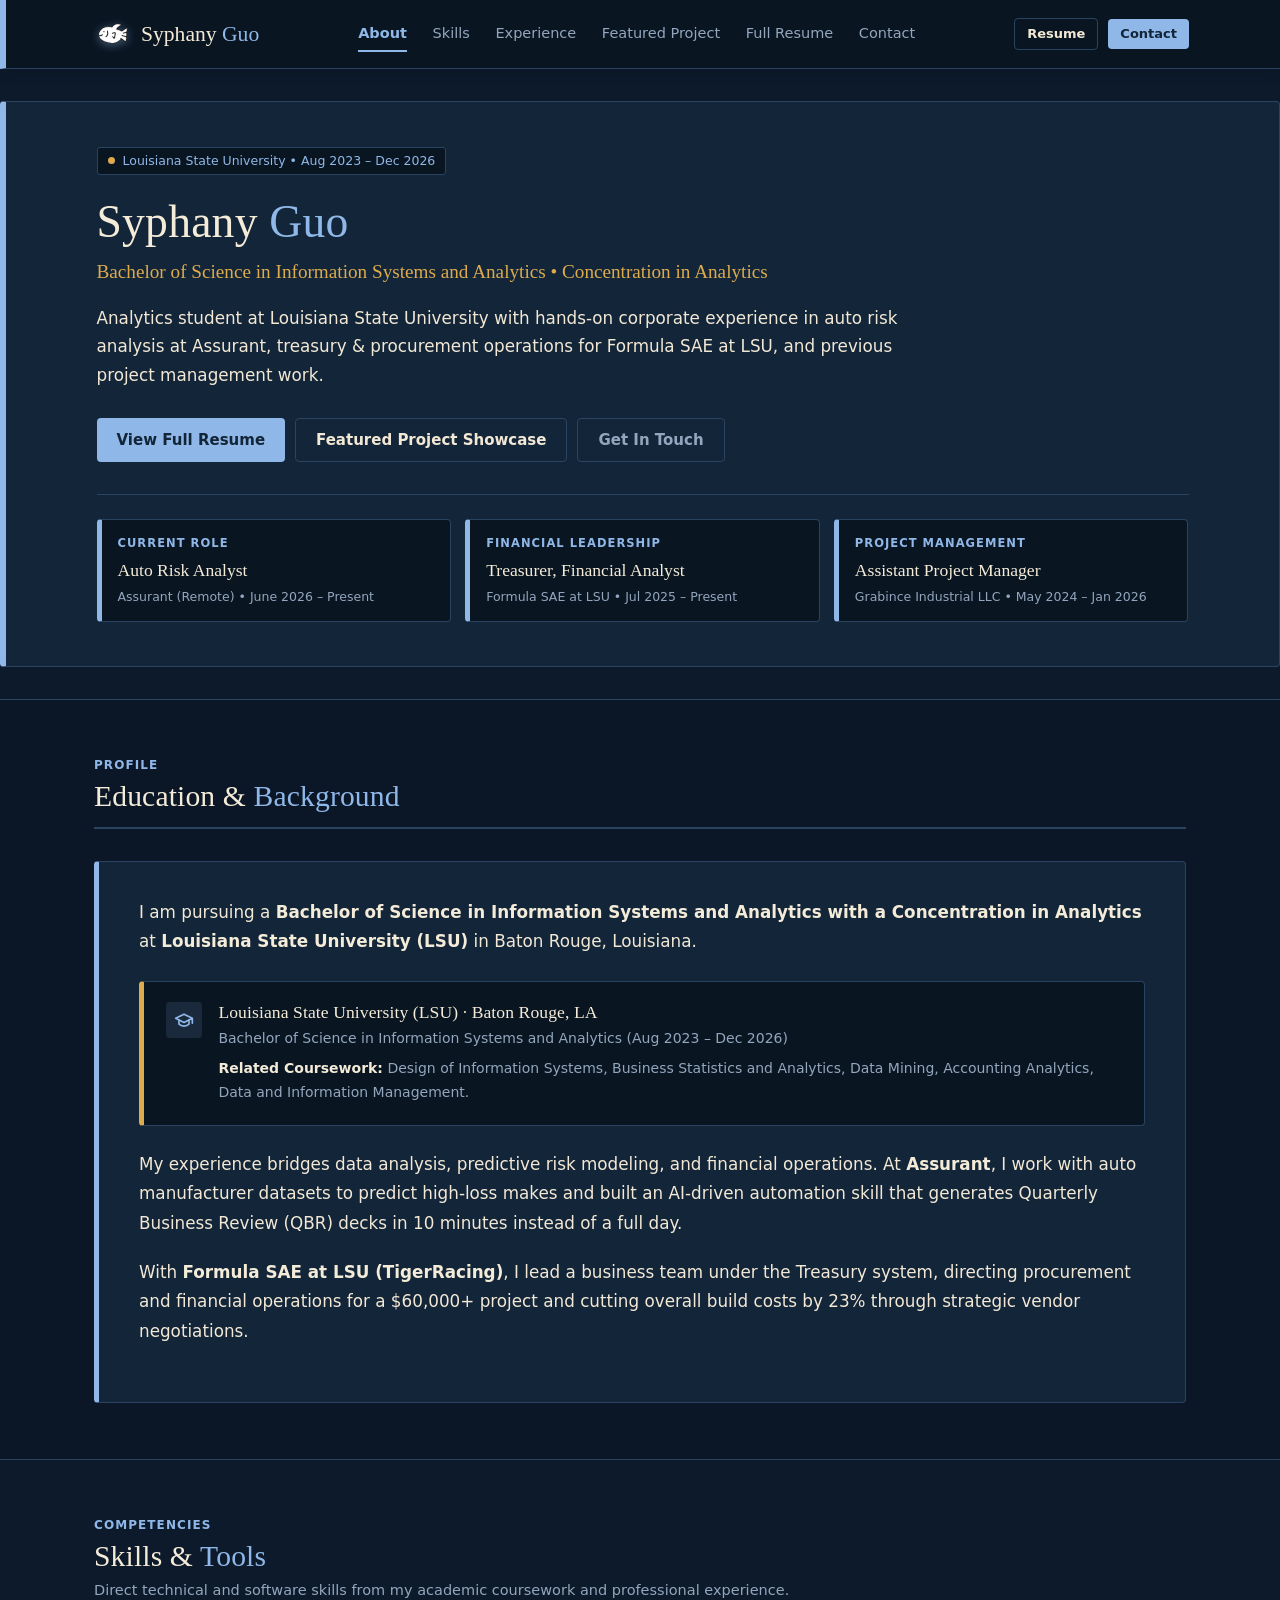
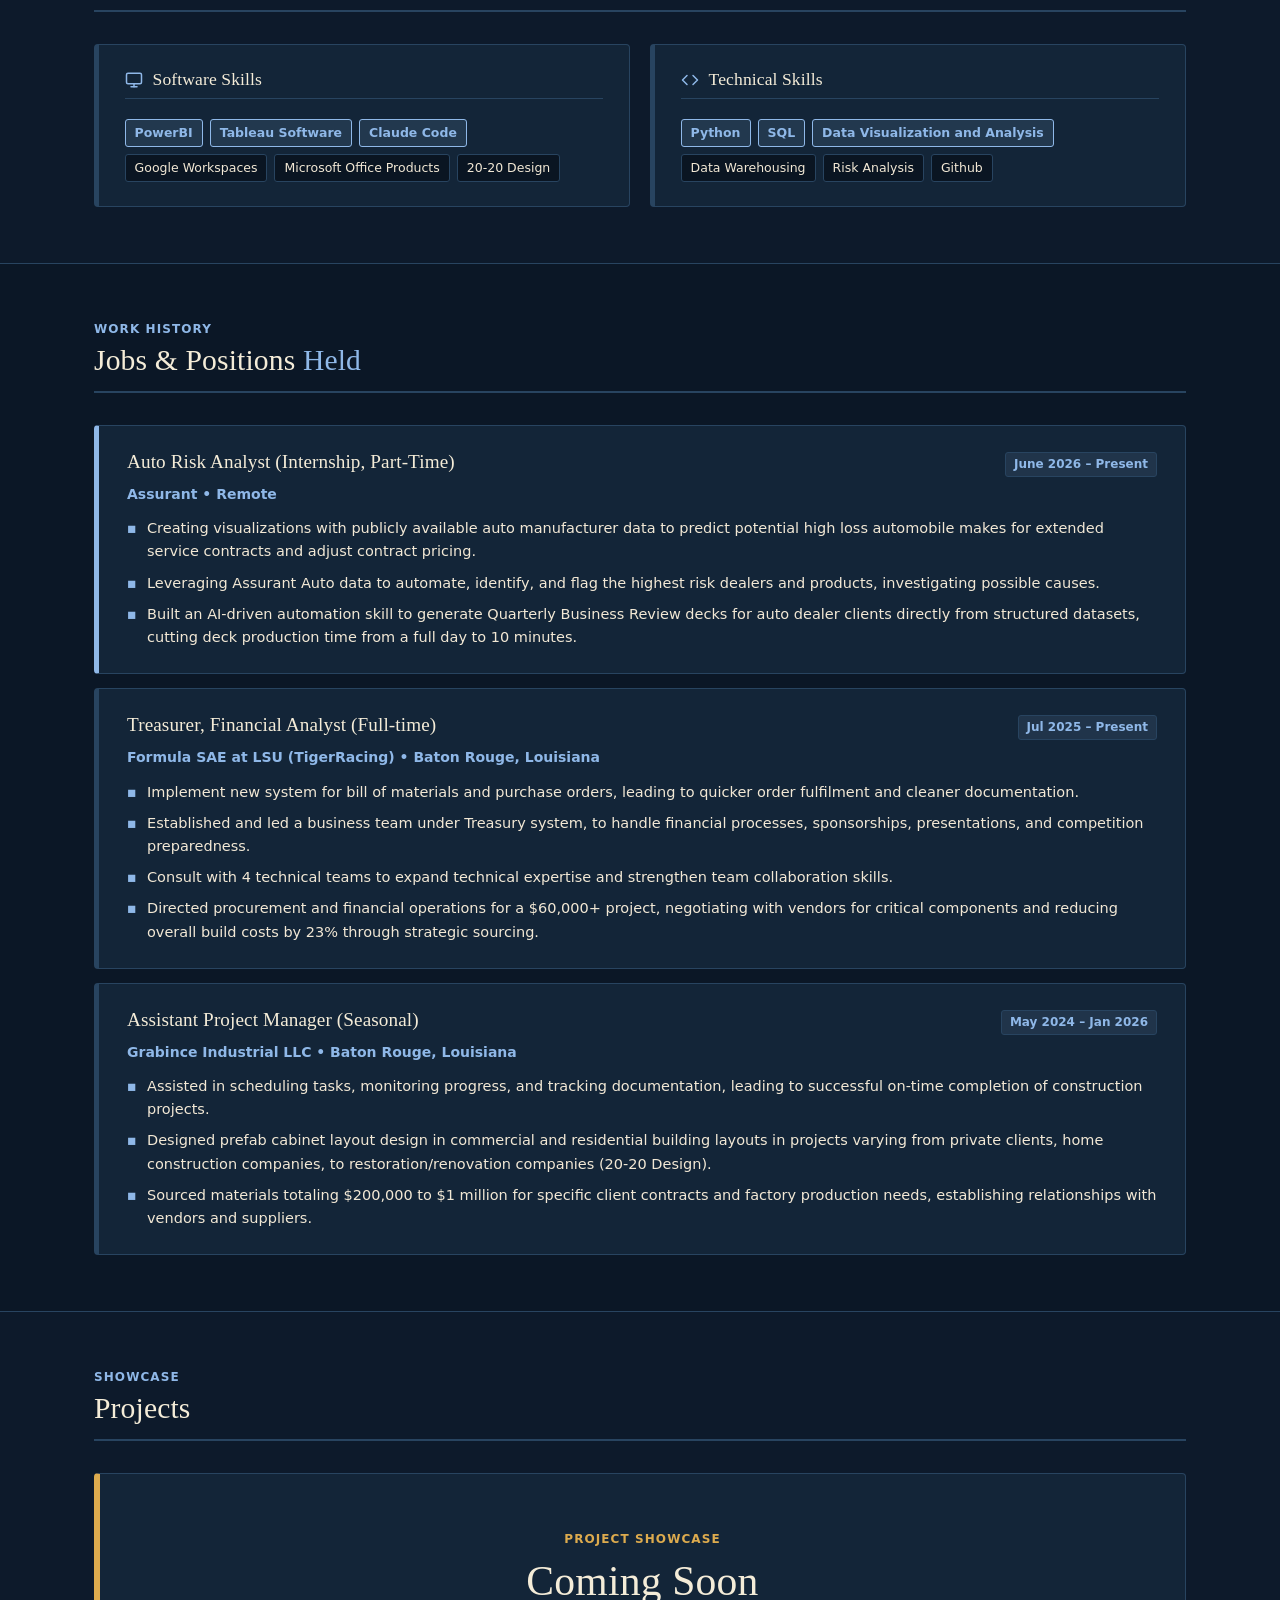
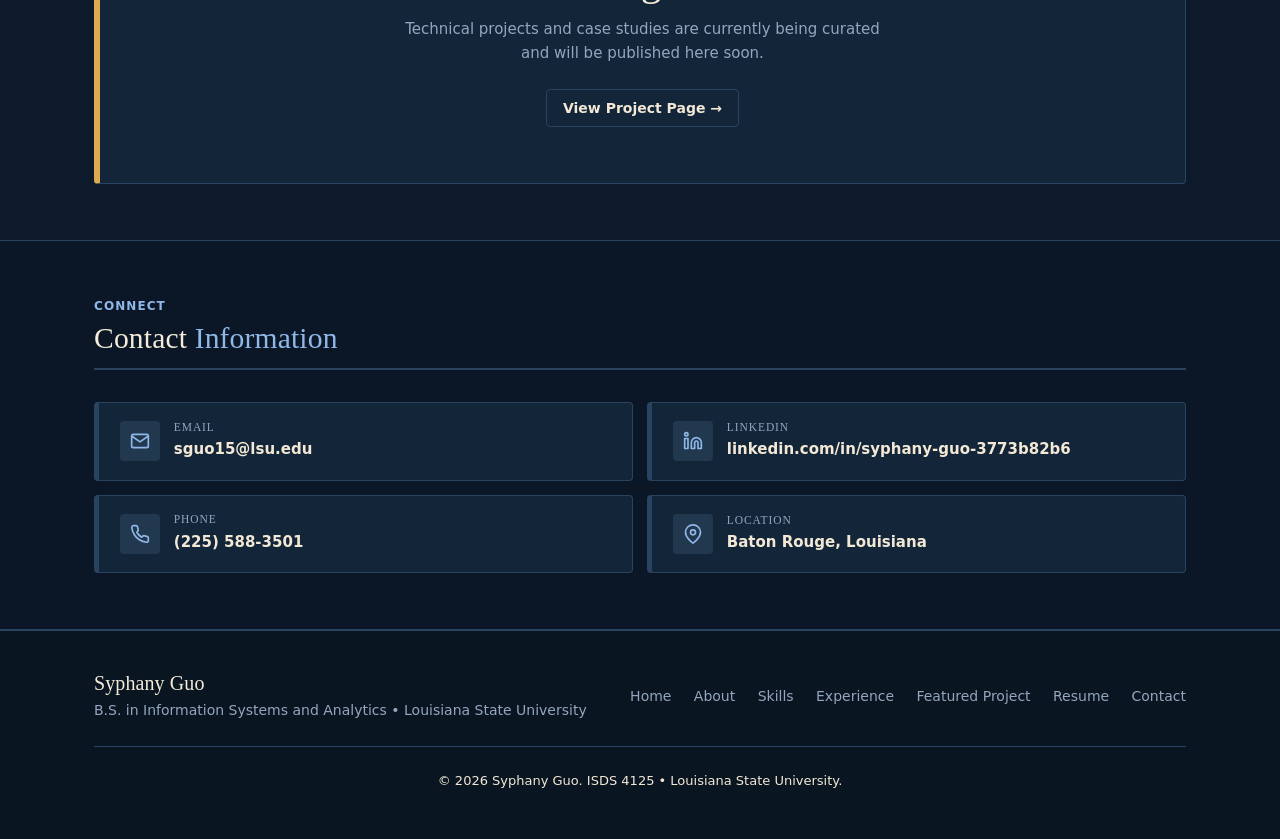
<file: index.html>
<!DOCTYPE html>
<html lang="en">

<head>
  <meta charset="UTF-8">
  <meta name="viewport" content="width=device-width, initial-scale=1.0">
  <meta name="description"
    content="Personal Portfolio of Syphany Guo - Bachelor of Science in Information Systems and Analytics (Concentration in Analytics) at Louisiana State University. Experience at Assurant, Formula SAE TigerRacing, and Grabince Industrial LLC.">
  <meta name="keywords"
    content="Syphany Guo, Information Systems and Analytics, LSU, Assurant, Formula SAE TigerRacing, Risk Analysis, PowerBI, Tableau, Python, SQL">
  <meta name="author" content="Syphany Guo">
  <title>Syphany Guo | Information Systems & Analytics Portfolio</title>
  <link rel="stylesheet" href="styles.css">
  <link rel="icon" type="image/png" href="images/brand-icon.png">
  <link rel="apple-touch-icon" href="images/brand-icon.png">
</head>

<body>

  <!-- Site Header & Navigation -->
  <header class="site-header" id="site-header">
    <div class="container nav-container">
      <a href="index.html" class="brand-logo" id="brand-logo-link">
        <img src="images/brand-icon.png" alt="Syphany Guo Logo" class="brand-icon">
        <span class="brand-text">Syphany <span>Guo</span></span>
      </a>

      <!-- Navigation Links -->
      <nav class="nav-links" id="primary-navigation" aria-label="Main Navigation">
        <a href="#about" class="nav-link active" id="nav-about">About</a>
        <a href="#skills" class="nav-link" id="nav-skills">Skills</a>
        <a href="#experience" class="nav-link" id="nav-experience">Experience</a>
        <a href="project.html" class="nav-link" id="nav-project">Featured Project</a>
        <a href="resume.html" class="nav-link" id="nav-resume">Full Resume</a>
        <a href="#contact" class="nav-link" id="nav-contact">Contact</a>
        <span class="nav-indicator" id="nav-indicator" aria-hidden="true"></span>
      </nav>

      <div class="nav-cta-group">
        <a href="resume.html" class="btn btn-secondary btn-sm" id="header-resume-btn">Resume</a>
        <a href="#contact" class="btn btn-primary btn-sm" id="header-contact-btn">Contact</a>
        <button class="mobile-menu-toggle" id="mobile-toggle-btn" aria-label="Toggle navigation menu"
          aria-expanded="false">
          <svg viewBox="0 0 24 24" fill="none" stroke="currentColor" stroke-width="2" stroke-linecap="round"
            stroke-linejoin="round">
            <line x1="3" y1="12" x2="21" y2="12"></line>
            <line x1="3" y1="6" x2="21" y2="6"></line>
            <line x1="3" y1="18" x2="21" y2="18"></line>
          </svg>
        </button>
      </div>
    </div>
  </header>

  <main id="main-content">
    <!-- Hero / Profile Section (Clean, Typographic, Authentic) -->
    <section class="section hero-clean" id="hero">
      <div class="container">
        <div class="hero-badge-pill">
          <span class="ocean-dot"></span>
          <span>Louisiana State University • Aug 2023 – Dec 2026</span>
        </div>

        <h1 class="hero-clean-title">
          Syphany <span class="text-ocean">Guo</span>
        </h1>

        <p class="hero-clean-subtitle">
          Bachelor of Science in Information Systems and Analytics • Concentration in Analytics
        </p>

        <p class="hero-clean-bio">
          Analytics student at Louisiana State University with hands-on corporate experience in auto risk analysis at
          Assurant, treasury & procurement operations for Formula SAE at LSU, and previous project management work.
        </p>

        <div class="hero-clean-actions">
          <a href="resume.html" class="btn btn-primary btn-lg" id="hero-resume-cta">
            View Full Resume
          </a>
          <a href="project.html" class="btn btn-secondary btn-lg" id="hero-project-cta">
            Featured Project Showcase
          </a>
          <a href="#contact" class="btn btn-outline btn-lg" id="hero-contact-cta">
            Get In Touch
          </a>
        </div>

        <!-- Real Experience Highlight Cards -->
        <div class="hero-resume-summary-strip">
          <div class="hero-summary-card">
            <div class="summary-card-label">Current Role</div>
            <div class="summary-card-val">Auto Risk Analyst</div>
            <div class="summary-card-sub">Assurant (Remote) • June 2026 – Present</div>
          </div>
          <div class="hero-summary-card">
            <div class="summary-card-label">Financial Leadership</div>
            <div class="summary-card-val">Treasurer, Financial Analyst</div>
            <div class="summary-card-sub">Formula SAE at LSU • Jul 2025 – Present</div>
          </div>
          <div class="hero-summary-card">
            <div class="summary-card-label">Project Management</div>
            <div class="summary-card-val">Assistant Project Manager</div>
            <div class="summary-card-sub">Grabince Industrial LLC • May 2024 – Jan 2026</div>
          </div>
        </div>
      </div>
    </section>

    <!-- Profile / About Section -->
    <section class="section section-alt" id="about">
      <div class="container">
        <div class="section-header">
          <div class="section-pretitle">Profile</div>
          <h2 class="section-title">Education & <span class="text-ocean">Background</span></h2>
        </div>

        <div class="about-box">
          <p>
            I am pursuing a <strong>Bachelor of Science in Information Systems and Analytics with a Concentration in
              Analytics</strong> at <strong>Louisiana State University (LSU)</strong> in Baton Rouge, Louisiana.
          </p>

          <div class="education-callout">
            <div class="edu-icon">
              <svg viewBox="0 0 24 24" fill="none" stroke="currentColor" stroke-width="2" stroke-linecap="round"
                stroke-linejoin="round">
                <path d="M22 10v6M2 10l10-5 10 5-10 5z"></path>
                <path d="M6 12v5c3 3 9 3 12 0v-5"></path>
              </svg>
            </div>
            <div class="edu-text">
              <h4>Louisiana State University (LSU) · Baton Rouge, LA</h4>
              <p>Bachelor of Science in Information Systems and Analytics (Aug 2023 – Dec 2026)</p>
              <p style="margin-top: 0.35rem; font-size: 0.88rem; color: var(--blue);">
                <strong>Related Coursework:</strong> Design of Information Systems, Business Statistics and Analytics,
                Data Mining, Accounting Analytics, Data and Information Management.
              </p>
            </div>
          </div>

          <p>
            My experience bridges data analysis, predictive risk modeling, and financial operations. At
            <strong>Assurant</strong>, I work with auto manufacturer datasets to predict high-loss makes and built an
            AI-driven automation skill that generates Quarterly Business Review (QBR) decks in 10 minutes instead of a
            full day.
          </p>
          <p>
            With <strong>Formula SAE at LSU (TigerRacing)</strong>, I lead a business team under the Treasury system,
            directing procurement and financial operations for a $60,000+ project and cutting overall build costs by 23%
            through strategic vendor negotiations.
          </p>
        </div>
      </div>
    </section>

    <!-- Skills Section -->
    <section class="section" id="skills">
      <div class="container">
        <div class="section-header">
          <div class="section-pretitle">Competencies</div>
          <h2 class="section-title">Skills & <span class="text-ocean">Tools</span></h2>
          <p class="section-desc">Direct technical and software skills from my academic coursework and professional
            experience.</p>
        </div>

        <div class="skills-container">
          <!-- Software Skills -->
          <div class="ocean-card">
            <div class="card-title-group">
              <svg viewBox="0 0 24 24" fill="none" stroke="currentColor" stroke-width="2" stroke-linecap="round"
                stroke-linejoin="round">
                <rect x="2" y="3" width="20" height="14" rx="2" ry="2"></rect>
                <line x1="8" y1="21" x2="16" y2="21"></line>
                <line x1="12" y1="17" x2="12" y2="21"></line>
              </svg>
              <h3>Software Skills</h3>
            </div>
            <div class="pill-group">
              <span class="pill pill-highlight">PowerBI</span>
              <span class="pill pill-highlight">Tableau Software</span>
              <span class="pill pill-highlight">Claude Code</span>
              <span class="pill">Google Workspaces</span>
              <span class="pill">Microsoft Office Products</span>
              <span class="pill">20-20 Design</span>
            </div>
          </div>

          <!-- Technical Skills -->
          <div class="ocean-card">
            <div class="card-title-group">
              <svg viewBox="0 0 24 24" fill="none" stroke="currentColor" stroke-width="2" stroke-linecap="round"
                stroke-linejoin="round">
                <polyline points="16 18 22 12 16 6"></polyline>
                <polyline points="8 6 2 12 8 18"></polyline>
              </svg>
              <h3>Technical Skills</h3>
            </div>
            <div class="pill-group">
              <span class="pill pill-highlight">Python</span>
              <span class="pill pill-highlight">SQL</span>
              <span class="pill pill-highlight">Data Visualization and Analysis</span>
              <span class="pill">Data Warehousing</span>
              <span class="pill">Risk Analysis</span>
              <span class="pill">Github</span>
            </div>
          </div>
        </div>
      </div>
    </section>

    <!-- Experience Section (Jobs Held) -->
    <section class="section section-alt" id="experience">
      <div class="container">
        <div class="section-header">
          <div class="section-pretitle">Work History</div>
          <h2 class="section-title">Jobs & Positions <span class="text-ocean">Held</span></h2>
        </div>

        <div class="exp-list">
          <!-- Role 1 -->
          <div class="exp-card">
            <div class="exp-header">
              <h3 class="exp-role">Auto Risk Analyst (Internship, Part-Time)</h3>
              <span class="exp-dates">June 2026 – Present</span>
            </div>
            <div class="exp-company">Assurant • Remote</div>
            <ul class="exp-bullets">
              <li>Creating visualizations with publicly available auto manufacturer data to predict potential high loss
                automobile makes for extended service contracts and adjust contract pricing.</li>
              <li>Leveraging Assurant Auto data to automate, identify, and flag the highest risk dealers and products,
                investigating possible causes.</li>
              <li>Built an AI-driven automation skill to generate Quarterly Business Review decks for auto dealer
                clients directly from structured datasets, cutting deck production time from a full day to 10 minutes.
              </li>
            </ul>
          </div>

          <!-- Role 2 -->
          <div class="exp-card">
            <div class="exp-header">
              <h3 class="exp-role">Treasurer, Financial Analyst (Full-time)</h3>
              <span class="exp-dates">Jul 2025 – Present</span>
            </div>
            <div class="exp-company">Formula SAE at LSU (TigerRacing) • Baton Rouge, Louisiana</div>
            <ul class="exp-bullets">
              <li>Implement new system for bill of materials and purchase orders, leading to quicker order fulfilment
                and cleaner documentation.</li>
              <li>Established and led a business team under Treasury system, to handle financial processes,
                sponsorships, presentations, and competition preparedness.</li>
              <li>Consult with 4 technical teams to expand technical expertise and strengthen team collaboration skills.
              </li>
              <li>Directed procurement and financial operations for a $60,000+ project, negotiating with vendors for
                critical components and reducing overall build costs by 23% through strategic sourcing.</li>
            </ul>
          </div>

          <!-- Role 3 -->
          <div class="exp-card">
            <div class="exp-header">
              <h3 class="exp-role">Assistant Project Manager (Seasonal)</h3>
              <span class="exp-dates">May 2024 – Jan 2026</span>
            </div>
            <div class="exp-company">Grabince Industrial LLC • Baton Rouge, Louisiana</div>
            <ul class="exp-bullets">
              <li>Assisted in scheduling tasks, monitoring progress, and tracking documentation, leading to successful
                on-time completion of construction projects.</li>
              <li>Designed prefab cabinet layout design in commercial and residential building layouts in projects
                varying from private clients, home construction companies, to restoration/renovation companies (20-20
                Design).</li>
              <li>Sourced materials totaling $200,000 to $1 million for specific client contracts and factory production
                needs, establishing relationships with vendors and suppliers.</li>
            </ul>
          </div>
        </div>
      </div>
    </section>

    <!-- Project Section (Coming Soon) -->
    <section class="section" id="featured-project">
      <div class="container">
        <div class="section-header">
          <div class="section-pretitle">Showcase</div>
          <h2 class="section-title">Projects</h2>
        </div>

        <div class="project-coming-soon-box">
          <div class="coming-soon-badge">Project Showcase</div>
          <h3 class="coming-soon-title">Coming Soon</h3>
          <p class="coming-soon-sub">
            Technical projects and case studies are currently being curated and will be published here soon.
          </p>
          <div style="margin-top: 1.5rem;">
            <a href="project.html" class="btn btn-secondary" id="view-project-page-btn">
              View Project Page →
            </a>
          </div>
        </div>
      </div>
    </section>

    <!-- Contact Section -->
    <section class="section section-alt" id="contact">
      <div class="container">
        <div class="section-header">
          <div class="section-pretitle">Connect</div>
          <h2 class="section-title">Contact <span class="text-ocean">Information</span></h2>
        </div>

        <div class="contact-ocean-grid">
          <div class="contact-method-card">
            <div class="contact-method-icon">
              <svg viewBox="0 0 24 24" fill="none" stroke="currentColor" stroke-width="2" stroke-linecap="round"
                stroke-linejoin="round">
                <path d="M4 4h16c1.1 0 2 .9 2 2v12c0 1.1-.9 2-2 2H4c-1.1 0-2-.9-2-2V6c0-1.1.9-2 2-2z"></path>
                <polyline points="22,6 12,13 2,6"></polyline>
              </svg>
            </div>
            <div class="contact-method-info">
              <h4>Email</h4>
              <a href="mailto:sguo15@lsu.edu">sguo15@lsu.edu</a>
            </div>
          </div>

          <div class="contact-method-card">
            <div class="contact-method-icon">
              <svg viewBox="0 0 24 24" fill="none" stroke="currentColor" stroke-width="2" stroke-linecap="round"
                stroke-linejoin="round">
                <path d="M16 8a6 6 0 0 1 6 6v7h-4v-7a2 2 0 0 0-2-2 2 2 0 0 0-2 2v7h-4v-7a6 6 0 0 1 6-6z"></path>
                <rect x="2" y="9" width="4" height="12"></rect>
                <circle cx="4" cy="4" r="2"></circle>
              </svg>
            </div>
            <div class="contact-method-info">
              <h4>LinkedIn</h4>
              <a href="https://linkedin.com/in/syphany-guo-3773b82b6" target="_blank"
                rel="noopener noreferrer">linkedin.com/in/syphany-guo-3773b82b6</a>
            </div>
          </div>

          <div class="contact-method-card">
            <div class="contact-method-icon">
              <svg viewBox="0 0 24 24" fill="none" stroke="currentColor" stroke-width="2" stroke-linecap="round"
                stroke-linejoin="round">
                <path
                  d="M22 16.92v3a2 2 0 0 1-2.18 2 19.79 19.79 0 0 1-8.63-3.07 19.5 19.5 0 0 1-6-6 19.79 19.79 0 0 1-3.07-8.67A2 2 0 0 1 4.11 2h3a2 2 0 0 1 2 1.72 12.84 12.84 0 0 0 .7 2.81 2 2 0 0 1-.45 2.11L8.09 9.91a16 16 0 0 0 6 6l1.27-1.27a2 2 0 0 1 2.11-.45 12.84 12.84 0 0 0 2.81.7A2 2 0 0 1 22 16.92z">
                </path>
              </svg>
            </div>
            <div class="contact-method-info">
              <h4>Phone</h4>
              <a href="tel:2255883501">(225) 588-3501</a>
            </div>
          </div>

          <div class="contact-method-card">
            <div class="contact-method-icon">
              <svg viewBox="0 0 24 24" fill="none" stroke="currentColor" stroke-width="2" stroke-linecap="round"
                stroke-linejoin="round">
                <path d="M21 10c0 7-9 13-9 13s-9-6-9-13a9 9 0 0 1 18 0z"></path>
                <circle cx="12" cy="10" r="3"></circle>
              </svg>
            </div>
            <div class="contact-method-info">
              <h4>Location</h4>
              <p>Baton Rouge, Louisiana</p>
            </div>
          </div>
        </div>
      </div>
    </section>
  </main>

  <!-- Shared Footer -->
  <footer class="site-footer">
    <div class="container">
      <div class="footer-inner">
        <div class="footer-brand">
          <h3>Syphany Guo</h3>
          <p>B.S. in Information Systems and Analytics • Louisiana State University</p>
        </div>

        <div class="footer-links">
          <a href="index.html">Home</a>
          <a href="#about">About</a>
          <a href="#skills">Skills</a>
          <a href="#experience">Experience</a>
          <a href="project.html">Featured Project</a>
          <a href="resume.html">Resume</a>
          <a href="#contact">Contact</a>
        </div>
      </div>

      <div class="footer-bottom">
        <p>&copy; 2026 Syphany Guo. ISDS 4125 • Louisiana State University.</p>
      </div>
    </div>
  </footer>

  <script>
    const toggleBtn = document.getElementById('mobile-toggle-btn');
    const navLinks = document.getElementById('primary-navigation');
    const indicator = document.getElementById('nav-indicator');
    const allLinks = Array.from(navLinks.querySelectorAll('.nav-link'));

    // Mobile menu toggle
    if (toggleBtn && navLinks) {
      toggleBtn.addEventListener('click', () => {
        const isExpanded = toggleBtn.getAttribute('aria-expanded') === 'true';
        toggleBtn.setAttribute('aria-expanded', !isExpanded);
        navLinks.classList.toggle('active');
      });
    }

    // Scrollspy sections mapping
    const sections = [
      { id: 'hero', link: document.getElementById('nav-about') },
      { id: 'about', link: document.getElementById('nav-about') },
      { id: 'skills', link: document.getElementById('nav-skills') },
      { id: 'experience', link: document.getElementById('nav-experience') },
      { id: 'featured-project', link: document.getElementById('nav-project') },
      { id: 'contact', link: document.getElementById('nav-contact') }
    ];

    let currentActiveLink = document.querySelector('.nav-link.active') || document.getElementById('nav-about');

    function positionIndicator(target) {
      if (!target || !indicator || window.innerWidth <= 768) {
        if (indicator) indicator.classList.remove('visible');
        return;
      }
      const navRect = navLinks.getBoundingClientRect();
      const linkRect = target.getBoundingClientRect();
      const offset = linkRect.left - navRect.left;
      const width = linkRect.width;

      indicator.style.transform = `translateX(${offset}px)`;
      indicator.style.width = `${width}px`;
      indicator.classList.add('visible');
    }

    function setActive(link) {
      if (!link) return;
      if (currentActiveLink !== link) {
        allLinks.forEach(l => l.classList.remove('active'));
        link.classList.add('active');
        currentActiveLink = link;
      }
      positionIndicator(link);
    }

    // Determine which section is currently on screen
    function updateScrollspy() {
      const scrollPos = window.scrollY + 140; // offset for sticky header
      const scrollHeight = document.documentElement.scrollHeight;
      const windowHeight = window.innerHeight;
      const nearBottom = (windowHeight + window.scrollY) >= (scrollHeight - 60);

      if (nearBottom) {
        setActive(document.getElementById('nav-contact'));
        return;
      }

      let activeSection = sections[0];
      for (let i = 0; i < sections.length; i++) {
        const el = document.getElementById(sections[i].id);
        if (el) {
          const top = el.offsetTop;
          if (scrollPos >= top) {
            activeSection = sections[i];
          }
        }
      }

      if (activeSection && activeSection.link) {
        setActive(activeSection.link);
      }
    }

    // Scroll & Resize listeners
    let scrollTimeout;
    window.addEventListener('scroll', () => {
      if (!scrollTimeout) {
        scrollTimeout = requestAnimationFrame(() => {
          updateScrollspy();
          scrollTimeout = null;
        });
      }
    }, { passive: true });

    window.addEventListener('resize', () => {
      positionIndicator(currentActiveLink);
    });

    // Hover sliding preview
    allLinks.forEach(link => {
      link.addEventListener('mouseenter', () => {
        positionIndicator(link);
      });
      link.addEventListener('click', (e) => {
        const href = link.getAttribute('href');
        if (href && href.startsWith('#')) {
          setActive(link);
        }
        if (navLinks) navLinks.classList.remove('active');
        if (toggleBtn) toggleBtn.setAttribute('aria-expanded', 'false');
      });
    });

    navLinks.addEventListener('mouseleave', () => {
      positionIndicator(currentActiveLink);
    });

    // Initialize indicator on load & when fonts are ready
    window.addEventListener('DOMContentLoaded', () => {
      updateScrollspy();
      positionIndicator(currentActiveLink);
    });

    if (document.fonts && document.fonts.ready) {
      document.fonts.ready.then(() => {
        positionIndicator(currentActiveLink);
      });
    }

    // Initial positioning
    setTimeout(() => {
      updateScrollspy();
      positionIndicator(currentActiveLink);
    }, 60);
  </script>
</body>

</html>
</file>
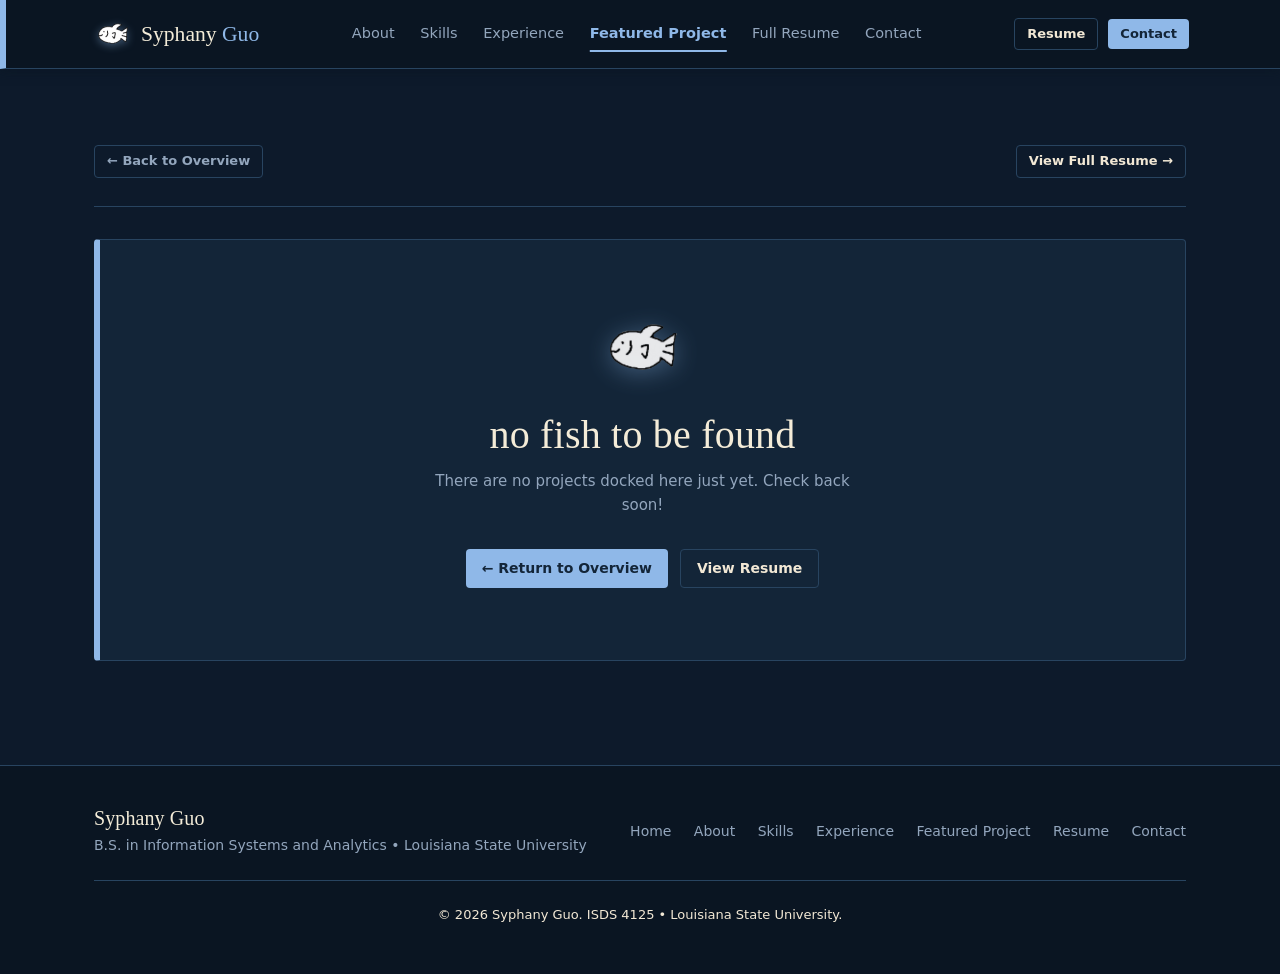
<file: project.html>
<!DOCTYPE html>
<html lang="en">
<head>
  <meta charset="UTF-8">
  <meta name="viewport" content="width=device-width, initial-scale=1.0">
  <meta name="description" content="Project Showcase: AI-Driven QBR Automation & Auto Risk Analysis Engine by Syphany Guo - Highlighting abilities in Risk Analysis, Data Visualization, Claude Code, Python, and SQL.">
  <meta name="keywords" content="Syphany Guo, Project Showcase, Assurant, Auto Risk Analyst, QBR Automation, Claude Code, PowerBI, Tableau, Python, SQL">
  <meta name="author" content="Syphany Guo">
  <title>Project Showcase | Syphany Guo</title>
  <link rel="stylesheet" href="styles.css">
  <link rel="icon" type="image/png" href="images/brand-icon.png">
  <link rel="apple-touch-icon" href="images/brand-icon.png">
</head>
<body>

  <!-- Site Header & Navigation -->
  <header class="site-header" id="site-header">
    <div class="container nav-container">
      <a href="index.html" class="brand-logo" id="brand-logo-link">
        <img src="images/brand-icon.png" alt="Syphany Guo Logo" class="brand-icon">
        <span class="brand-text">Syphany <span>Guo</span></span>
      </a>

      <!-- Navigation Links -->
      <nav class="nav-links" id="primary-navigation" aria-label="Main Navigation">
        <a href="index.html#about" class="nav-link" id="nav-about">About</a>
        <a href="index.html#skills" class="nav-link" id="nav-skills">Skills</a>
        <a href="index.html#experience" class="nav-link" id="nav-experience">Experience</a>
        <a href="project.html" class="nav-link active" id="nav-project">Featured Project</a>
        <a href="resume.html" class="nav-link" id="nav-resume">Full Resume</a>
        <a href="index.html#contact" class="nav-link" id="nav-contact">Contact</a>
        <span class="nav-indicator" id="nav-indicator" aria-hidden="true"></span>
      </nav>

      <div class="nav-cta-group">
        <a href="resume.html" class="btn btn-secondary btn-sm" id="header-resume-btn">Resume</a>
        <a href="index.html#contact" class="btn btn-primary btn-sm" id="header-contact-btn">Contact</a>
        <button class="mobile-menu-toggle" id="mobile-toggle-btn" aria-label="Toggle navigation menu" aria-expanded="false">
          <svg viewBox="0 0 24 24" fill="none" stroke="currentColor" stroke-width="2" stroke-linecap="round" stroke-linejoin="round">
            <line x1="3" y1="12" x2="21" y2="12"></line>
            <line x1="3" y1="6" x2="21" y2="6"></line>
            <line x1="3" y1="18" x2="21" y2="18"></line>
          </svg>
        </button>
      </div>
    </div>
  </header>

  <main id="main-content" class="section">
    <div class="container">

      <!-- Action Bar -->
      <div class="resume-action-bar">
        <a href="index.html" class="btn btn-outline btn-sm">
          ← Back to Overview
        </a>
        <a href="resume.html" class="btn btn-secondary btn-sm">
          View Full Resume →
        </a>
      </div>

      <!-- No Fish To Be Found Box -->
      <div class="no-fish-box">
        <img src="images/brand-icon.png" alt="Fish" class="no-fish-icon">
        <h1 class="no-fish-title">no fish to be found</h1>
        <p class="no-fish-sub">
          There are no projects docked here just yet. Check back soon!
        </p>
        <div class="no-fish-actions">
          <a href="index.html" class="btn btn-primary">
            ← Return to Overview
          </a>
          <a href="resume.html" class="btn btn-secondary">
            View Resume
          </a>
        </div>
      </div>

    </div>
  </main>

  <!-- Shared Footer -->
  <footer class="site-footer">
    <div class="container">
      <div class="footer-inner">
        <div class="footer-brand">
          <h3>Syphany Guo</h3>
          <p>B.S. in Information Systems and Analytics • Louisiana State University</p>
        </div>

        <div class="footer-links">
          <a href="index.html">Home</a>
          <a href="index.html#about">About</a>
          <a href="index.html#skills">Skills</a>
          <a href="index.html#experience">Experience</a>
          <a href="project.html">Featured Project</a>
          <a href="resume.html">Resume</a>
          <a href="index.html#contact">Contact</a>
        </div>
      </div>

      <div class="footer-bottom">
        <p>&copy; 2026 Syphany Guo. ISDS 4125 • Louisiana State University.</p>
      </div>
    </div>
  </footer>

  <script>
    const toggleBtn = document.getElementById('mobile-toggle-btn');
    const navLinks = document.getElementById('primary-navigation');
    const indicator = document.getElementById('nav-indicator');
    const allLinks = Array.from(navLinks.querySelectorAll('.nav-link'));
    const activeLink = document.querySelector('.nav-link.active') || document.getElementById('nav-project');

    if (toggleBtn && navLinks) {
      toggleBtn.addEventListener('click', () => {
        const isExpanded = toggleBtn.getAttribute('aria-expanded') === 'true';
        toggleBtn.setAttribute('aria-expanded', !isExpanded);
        navLinks.classList.toggle('active');
      });
    }

    function positionIndicator(target) {
      if (!target || !indicator || window.innerWidth <= 768) {
        if (indicator) indicator.classList.remove('visible');
        return;
      }
      const navRect = navLinks.getBoundingClientRect();
      const linkRect = target.getBoundingClientRect();
      const offset = linkRect.left - navRect.left;
      const width = linkRect.width;

      indicator.style.transform = `translateX(${offset}px)`;
      indicator.style.width = `${width}px`;
      indicator.classList.add('visible');
    }

    allLinks.forEach(link => {
      link.addEventListener('mouseenter', () => positionIndicator(link));
    });
    navLinks.addEventListener('mouseleave', () => positionIndicator(activeLink));
    window.addEventListener('resize', () => positionIndicator(activeLink));
    window.addEventListener('DOMContentLoaded', () => positionIndicator(activeLink));
    if (document.fonts && document.fonts.ready) {
      document.fonts.ready.then(() => positionIndicator(activeLink));
    }
    setTimeout(() => positionIndicator(activeLink), 60);
  </script>
</body>
</html>
</file>
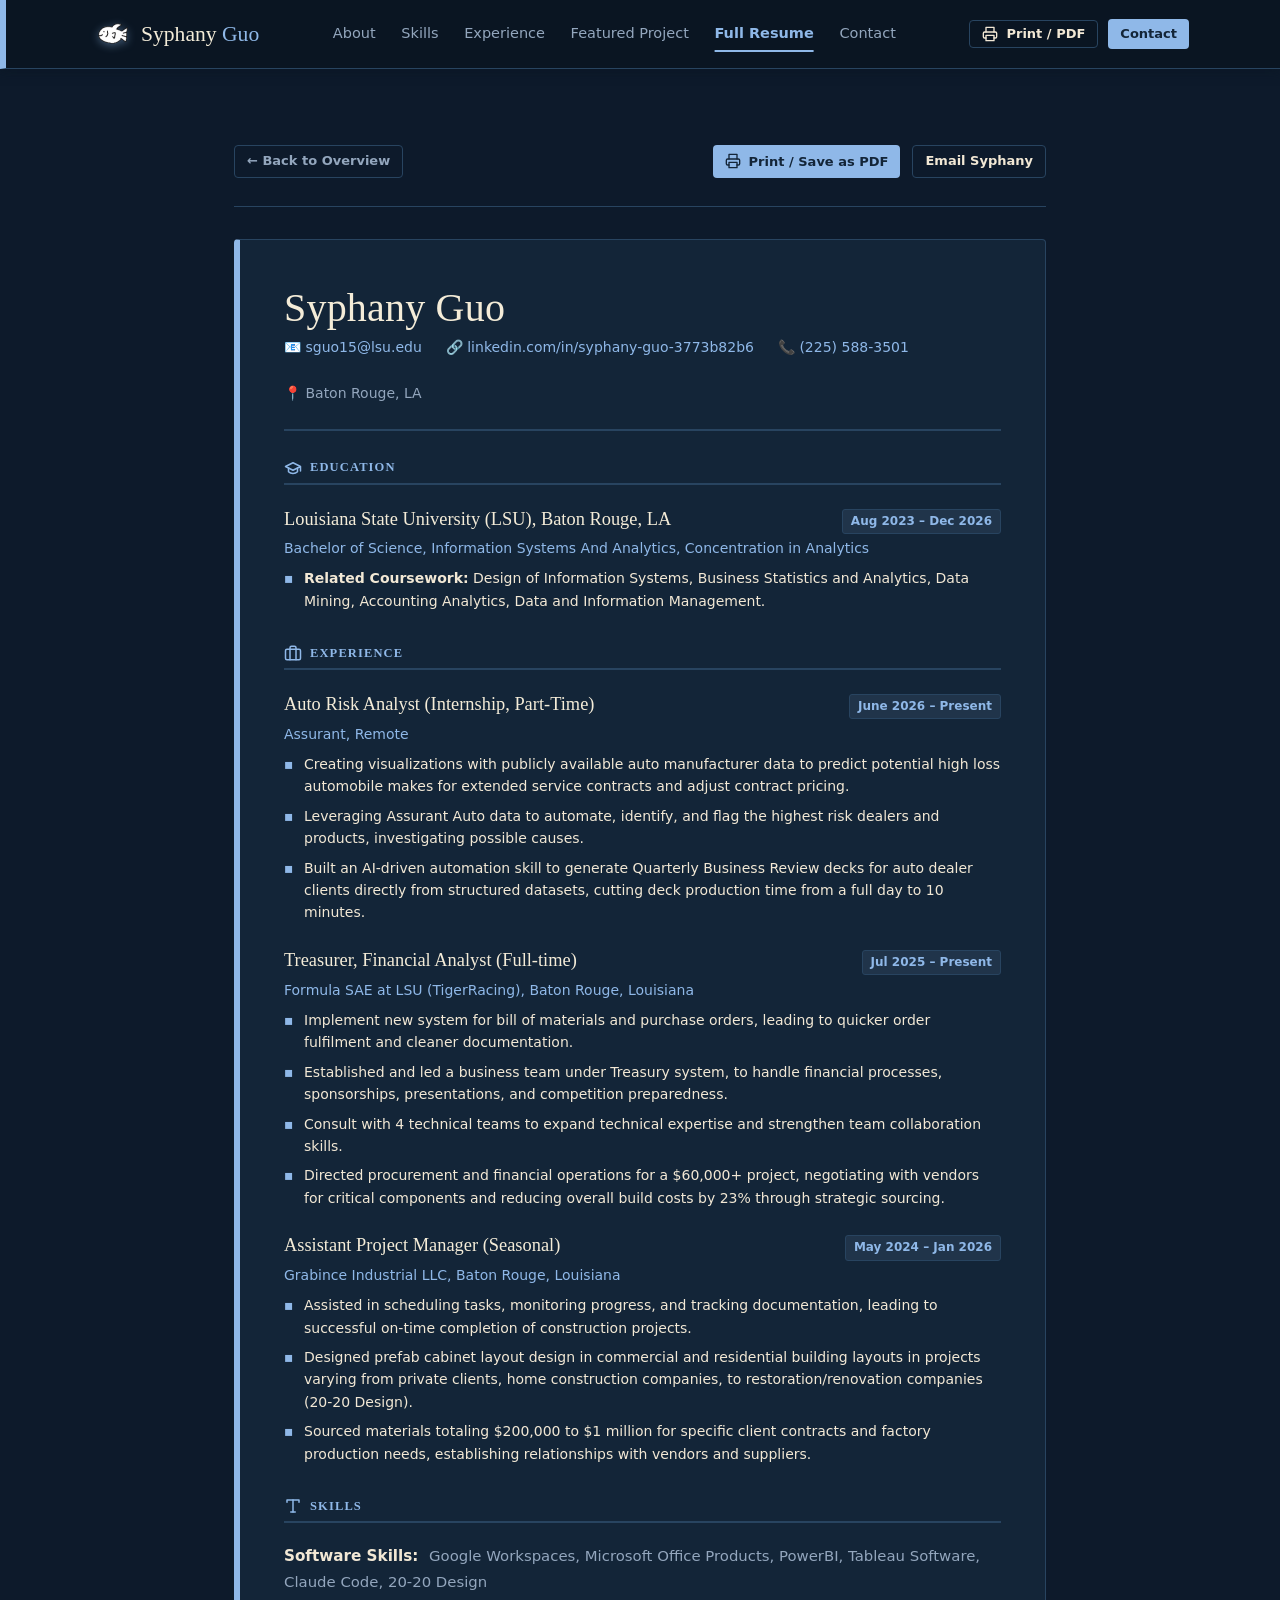
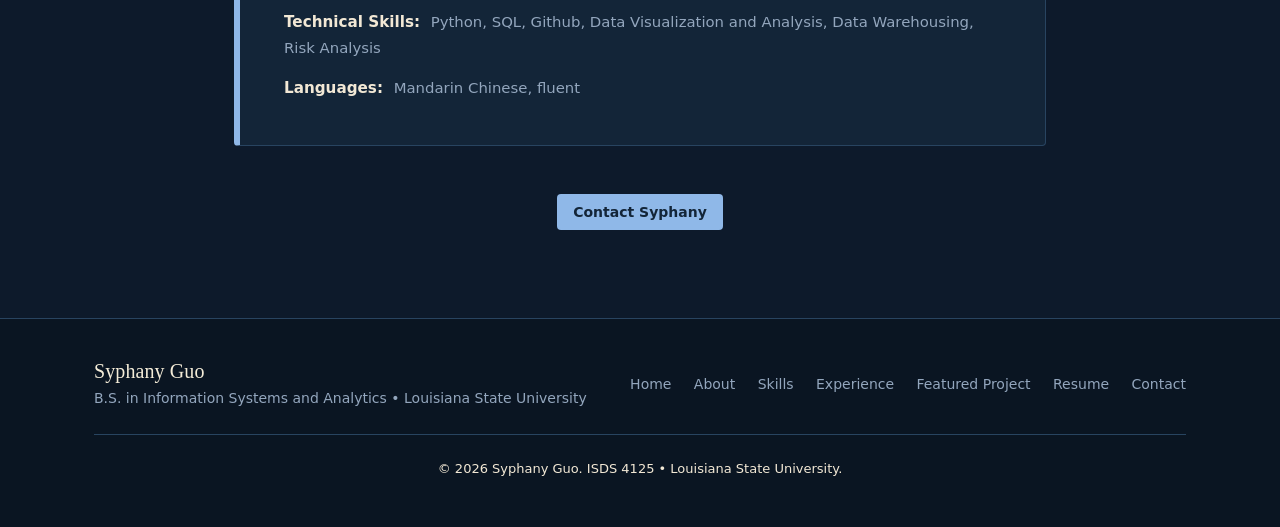
<file: resume.html>
<!DOCTYPE html>
<html lang="en">
<head>
  <meta charset="UTF-8">
  <meta name="viewport" content="width=device-width, initial-scale=1.0">
  <meta name="description" content="Resume of Syphany Guo - Bachelor of Science in Information Systems and Analytics (Concentration in Analytics) at Louisiana State University. Experience in Risk Analysis, Financial Operations, and Data Analytics.">
  <meta name="keywords" content="Syphany Guo Resume, ISDS Resume, Information Systems and Analytics, Assurant, Formula SAE TigerRacing, Risk Analyst, LSU">
  <meta name="author" content="Syphany Guo">
  <title>Resume | Syphany Guo</title>
  <link rel="stylesheet" href="styles.css">
  <link rel="icon" type="image/png" href="images/brand-icon.png">
  <link rel="apple-touch-icon" href="images/brand-icon.png">
</head>
<body>

  <!-- Site Header & Navigation -->
  <header class="site-header" id="site-header">
    <div class="container nav-container">
      <a href="index.html" class="brand-logo" id="brand-logo-link">
        <img src="images/brand-icon.png" alt="Syphany Guo Logo" class="brand-icon">
        <span class="brand-text">Syphany <span>Guo</span></span>
      </a>

      <!-- Navigation Links -->
      <nav class="nav-links" id="primary-navigation" aria-label="Main Navigation">
        <a href="index.html#about" class="nav-link" id="nav-about">About</a>
        <a href="index.html#skills" class="nav-link" id="nav-skills">Skills</a>
        <a href="index.html#experience" class="nav-link" id="nav-experience">Experience</a>
        <a href="project.html" class="nav-link" id="nav-project">Featured Project</a>
        <a href="resume.html" class="nav-link active" id="nav-resume">Full Resume</a>
        <a href="index.html#contact" class="nav-link" id="nav-contact">Contact</a>
        <span class="nav-indicator" id="nav-indicator" aria-hidden="true"></span>
      </nav>

      <div class="nav-cta-group">
        <button onclick="window.print()" class="btn btn-secondary btn-sm" id="print-resume-header-btn">
          <svg width="16" height="16" viewBox="0 0 24 24" fill="none" stroke="currentColor" stroke-width="2" stroke-linecap="round" stroke-linejoin="round">
            <polyline points="6 9 6 2 18 2 18 9"></polyline>
            <path d="M6 18H4a2 2 0 0 1-2-2v-5a2 2 0 0 1 2-2h16a2 2 0 0 1 2 2v5a2 2 0 0 1-2 2h-2"></path>
            <rect x="6" y="14" width="12" height="8"></rect>
          </svg>
          Print / PDF
        </button>
        <a href="index.html#contact" class="btn btn-primary btn-sm" id="header-contact-btn">Contact</a>
        <button class="mobile-menu-toggle" id="mobile-toggle-btn" aria-label="Toggle navigation menu" aria-expanded="false">
          <svg viewBox="0 0 24 24" fill="none" stroke="currentColor" stroke-width="2" stroke-linecap="round" stroke-linejoin="round">
            <line x1="3" y1="12" x2="21" y2="12"></line>
            <line x1="3" y1="6" x2="21" y2="6"></line>
            <line x1="3" y1="18" x2="21" y2="18"></line>
          </svg>
        </button>
      </div>
    </div>
  </header>

  <main id="main-content" class="section">
    <div class="container-narrow">

      <!-- Action Bar -->
      <div class="resume-action-bar">
        <div>
          <a href="index.html" class="btn btn-outline btn-sm" id="back-to-home-btn">
            ← Back to Overview
          </a>
        </div>
        <div style="display: flex; gap: 0.75rem;">
          <button onclick="window.print()" class="btn btn-primary btn-sm" id="print-resume-btn">
            <svg width="16" height="16" viewBox="0 0 24 24" fill="none" stroke="currentColor" stroke-width="2" stroke-linecap="round" stroke-linejoin="round">
              <polyline points="6 9 6 2 18 2 18 9"></polyline>
              <path d="M6 18H4a2 2 0 0 1-2-2v-5a2 2 0 0 1 2-2h16a2 2 0 0 1 2 2v5a2 2 0 0 1-2 2h-2"></path>
              <rect x="6" y="14" width="12" height="8"></rect>
            </svg>
            Print / Save as PDF
          </button>
          <a href="mailto:sguo15@lsu.edu" class="btn btn-secondary btn-sm" id="email-recruiter-btn">
            Email Syphany
          </a>
        </div>
      </div>

      <!-- Formal Resume Sheet Container -->
      <article class="resume-paper" id="resume-sheet">
        <!-- Resume Header -->
        <header class="resume-header">
          <h1 class="resume-name">Syphany Guo</h1>
          <div class="resume-contact-row">
            <span>📧 <a href="mailto:sguo15@lsu.edu">sguo15@lsu.edu</a></span>
            <span>🔗 <a href="https://linkedin.com/in/syphany-guo-3773b82b6" target="_blank" rel="noopener noreferrer">linkedin.com/in/syphany-guo-3773b82b6</a></span>
            <span>📞 <a href="tel:2255883501">(225) 588-3501</a></span>
            <span>📍 Baton Rouge, LA</span>
          </div>
        </header>

        <!-- Education -->
        <section class="resume-section">
          <h2 class="resume-section-heading">
            <svg width="18" height="18" viewBox="0 0 24 24" fill="none" stroke="currentColor" stroke-width="2" stroke-linecap="round" stroke-linejoin="round">
              <path d="M22 10v6M2 10l10-5 10 5-10 5z"></path>
              <path d="M6 12v5c3 3 9 3 12 0v-5"></path>
            </svg>
            Education
          </h2>
          <div class="resume-entry">
            <div class="resume-entry-header">
              <span class="resume-role">Louisiana State University (LSU), Baton Rouge, LA</span>
              <span class="resume-dates">Aug 2023 – Dec 2026</span>
            </div>
            <div class="resume-subline">
              Bachelor of Science, Information Systems And Analytics, Concentration in Analytics
            </div>
            <ul class="resume-bullets">
              <li><strong>Related Coursework:</strong> Design of Information Systems, Business Statistics and Analytics, Data Mining, Accounting Analytics, Data and Information Management.</li>
            </ul>
          </div>
        </section>

        <!-- Experience -->
        <section class="resume-section">
          <h2 class="resume-section-heading">
            <svg width="18" height="18" viewBox="0 0 24 24" fill="none" stroke="currentColor" stroke-width="2" stroke-linecap="round" stroke-linejoin="round">
              <rect x="2" y="7" width="20" height="14" rx="2" ry="2"></rect>
              <path d="M16 21V5a2 2 0 0 0-2-2h-4a2 2 0 0 0-2 2v16"></path>
            </svg>
            Experience
          </h2>

          <!-- Role 1: Assurant -->
          <div class="resume-entry">
            <div class="resume-entry-header">
              <span class="resume-role">Auto Risk Analyst (Internship, Part-Time)</span>
              <span class="resume-dates">June 2026 – Present</span>
            </div>
            <div class="resume-subline">
              Assurant, Remote
            </div>
            <ul class="resume-bullets">
              <li>Creating visualizations with publicly available auto manufacturer data to predict potential high loss automobile makes for extended service contracts and adjust contract pricing.</li>
              <li>Leveraging Assurant Auto data to automate, identify, and flag the highest risk dealers and products, investigating possible causes.</li>
              <li>Built an AI-driven automation skill to generate Quarterly Business Review decks for auto dealer clients directly from structured datasets, cutting deck production time from a full day to 10 minutes.</li>
            </ul>
          </div>

          <!-- Role 2: Formula SAE at LSU (TigerRacing) -->
          <div class="resume-entry">
            <div class="resume-entry-header">
              <span class="resume-role">Treasurer, Financial Analyst (Full-time)</span>
              <span class="resume-dates">Jul 2025 – Present</span>
            </div>
            <div class="resume-subline">
              Formula SAE at LSU (TigerRacing), Baton Rouge, Louisiana
            </div>
            <ul class="resume-bullets">
              <li>Implement new system for bill of materials and purchase orders, leading to quicker order fulfilment and cleaner documentation.</li>
              <li>Established and led a business team under Treasury system, to handle financial processes, sponsorships, presentations, and competition preparedness.</li>
              <li>Consult with 4 technical teams to expand technical expertise and strengthen team collaboration skills.</li>
              <li>Directed procurement and financial operations for a $60,000+ project, negotiating with vendors for critical components and reducing overall build costs by 23% through strategic sourcing.</li>
            </ul>
          </div>

          <!-- Role 3: Grabince Industrial LLC -->
          <div class="resume-entry">
            <div class="resume-entry-header">
              <span class="resume-role">Assistant Project Manager (Seasonal)</span>
              <span class="resume-dates">May 2024 – Jan 2026</span>
            </div>
            <div class="resume-subline">
              Grabince Industrial LLC, Baton Rouge, Louisiana
            </div>
            <ul class="resume-bullets">
              <li>Assisted in scheduling tasks, monitoring progress, and tracking documentation, leading to successful on-time completion of construction projects.</li>
              <li>Designed prefab cabinet layout design in commercial and residential building layouts in projects varying from private clients, home construction companies, to restoration/renovation companies (20-20 Design).</li>
              <li>Sourced materials totaling $200,000 to $1 million for specific client contracts and factory production needs, establishing relationships with vendors and suppliers.</li>
            </ul>
          </div>
        </section>

        <!-- Skills -->
        <section class="resume-section">
          <h2 class="resume-section-heading">
            <svg width="18" height="18" viewBox="0 0 24 24" fill="none" stroke="currentColor" stroke-width="2" stroke-linecap="round" stroke-linejoin="round">
              <polyline points="4 7 4 4 20 4 20 7"></polyline>
              <line x1="9" y1="20" x2="15" y2="20"></line>
              <line x1="12" y1="4" x2="12" y2="20"></line>
            </svg>
            Skills
          </h2>
          <div style="display: flex; flex-direction: column; gap: 0.9rem;">
            <div>
              <strong style="color: var(--text-primary); font-size: 0.95rem;">Software Skills:</strong>
              <span style="color: var(--text-secondary); font-size: 0.93rem; margin-left: 0.35rem;">
                Google Workspaces, Microsoft Office Products, PowerBI, Tableau Software, Claude Code, 20-20 Design
              </span>
            </div>
            <div>
              <strong style="color: var(--text-primary); font-size: 0.95rem;">Technical Skills:</strong>
              <span style="color: var(--text-secondary); font-size: 0.93rem; margin-left: 0.35rem;">
                Python, SQL, Github, Data Visualization and Analysis, Data Warehousing, Risk Analysis
              </span>
            </div>
            <div>
              <strong style="color: var(--text-primary); font-size: 0.95rem;">Languages:</strong>
              <span style="color: var(--text-secondary); font-size: 0.93rem; margin-left: 0.35rem;">
                Mandarin Chinese, fluent
              </span>
            </div>
          </div>
        </section>
      </article>

      <div style="text-align: center; margin-bottom: 2rem;">
        <a href="index.html#contact" class="btn btn-primary" id="resume-bottom-cta">
          Contact Syphany
        </a>
      </div>

    </div>
  </main>

  <!-- Shared Footer -->
  <footer class="site-footer">
    <div class="container">
      <div class="footer-inner">
        <div class="footer-brand">
          <h3>Syphany Guo</h3>
          <p>B.S. in Information Systems and Analytics • Louisiana State University</p>
        </div>

        <div class="footer-links">
          <a href="index.html">Home</a>
          <a href="index.html#about">About</a>
          <a href="index.html#skills">Skills</a>
          <a href="index.html#experience">Experience</a>
          <a href="project.html">Featured Project</a>
          <a href="resume.html">Resume</a>
          <a href="index.html#contact">Contact</a>
        </div>
      </div>

      <div class="footer-bottom">
        <p>&copy; 2026 Syphany Guo. ISDS 4125 • Louisiana State University.</p>
      </div>
    </div>
  </footer>

  <script>
    const toggleBtn = document.getElementById('mobile-toggle-btn');
    const navLinks = document.getElementById('primary-navigation');
    const indicator = document.getElementById('nav-indicator');
    const allLinks = Array.from(navLinks.querySelectorAll('.nav-link'));
    const activeLink = document.querySelector('.nav-link.active') || document.getElementById('nav-resume');

    if (toggleBtn && navLinks) {
      toggleBtn.addEventListener('click', () => {
        const isExpanded = toggleBtn.getAttribute('aria-expanded') === 'true';
        toggleBtn.setAttribute('aria-expanded', !isExpanded);
        navLinks.classList.toggle('active');
      });
    }

    function positionIndicator(target) {
      if (!target || !indicator || window.innerWidth <= 768) {
        if (indicator) indicator.classList.remove('visible');
        return;
      }
      const navRect = navLinks.getBoundingClientRect();
      const linkRect = target.getBoundingClientRect();
      const offset = linkRect.left - navRect.left;
      const width = linkRect.width;

      indicator.style.transform = `translateX(${offset}px)`;
      indicator.style.width = `${width}px`;
      indicator.classList.add('visible');
    }

    allLinks.forEach(link => {
      link.addEventListener('mouseenter', () => positionIndicator(link));
    });
    navLinks.addEventListener('mouseleave', () => positionIndicator(activeLink));
    window.addEventListener('resize', () => positionIndicator(activeLink));
    window.addEventListener('DOMContentLoaded', () => positionIndicator(activeLink));
    if (document.fonts && document.fonts.ready) {
      document.fonts.ready.then(() => positionIndicator(activeLink));
    }
    setTimeout(() => positionIndicator(activeLink), 60);
  </script>
</body>
</html>
</file>
<file: styles.css>
/* ==========================================================================
   SYPHANY GUO PORTFOLIO - FISHYLIST DESIGN SYSTEM
   Directly modeled on github.com/sguoassurant/FishyList
   
   Core Variables & Palette:
     --bg:       #0d1a2b  (Deep navy canvas)
     --card:     #132538  (Task card surface)
     --navy:     #0a1522  (Header, callouts & footer background)
     --ink:      #f2e8d5  (Warm parchment cream body text)
     --ink-head: #f4ecd8  (Warm ivory display text)
     --muted:    #93a6bd  (Slate blue-gray text)
     --line:     #284460  (Crisp slate navy borders)
     --line-alt: #33506e  (Divider line)
     --blue:     #8fb8e8  (Powder blue primary accent)
     --today:    #ddab4e  (Warm golden amber highlight)
     --ok:       #6fc79a  (Soft sage mint)
     --overdue:  #e8907a  (Coral peach)
   
   Typography:
     Display/Headings: "Bookman Old Style", "Cambria Math", Cambria, Georgia, serif
     Titles/Headers:   Century, "Century Schoolbook", Cambria, Georgia, serif
     Body/UI:          "Segoe UI", system-ui, -apple-system, sans-serif
   
   Box Shapes:
     Rectilinear 4px borders with signature 4px-6px thick left-edge accent borders.
   ========================================================================== */

:root {
  color-scheme: only dark;

  /* FishyList Authentic Palette */
  --bg: #0d1a2b;
  --card: #132538;
  --card-hover: #182e44;
  --navy: #0a1522;
  --ink: #f2e8d5;
  --ink-head: #f4ecd8;
  --muted: #93a6bd;
  --line: #284460;
  --line-alt: #33506e;

  --blue: #8fb8e8;
  --accent: #8fb8e8;
  --today: #ddab4e;
  --ok: #6fc79a;
  --overdue: #e8907a;
  --soon: #8fb8e8;

  /* Semantic Theme Mappings */
  --text-primary: var(--ink);
  --text-secondary: var(--muted);
  --text-muted: #748aa2;
  --text-aqua: var(--blue);
  --text-seafoam: var(--ok);
  --text-gold: var(--today);

  --ocean-abyss: var(--bg);
  --ocean-deep: var(--navy);
  --ocean-mid: #0a1522;
  --ocean-surface: var(--card);
  --ocean-surface-hover: var(--card-hover);
  --ocean-border: var(--line);
  --ocean-border-light: var(--line-alt);
  --ocean-border-glow: rgba(143, 184, 232, 0.35);

  --ocean-teal: #6fc79a;
  --ocean-cyan: var(--blue);
  --ocean-seafoam: var(--ok);
  --ocean-aqua: var(--blue);
  --ocean-foam: var(--ink);

  /* Fonts */
  --display: "Bookman Old Style", "Cambria Math", Cambria, "Palatino Linotype", Georgia, serif;
  --font-heading: var(--display);
  --font-subheading: Century, "Century Schoolbook", Cambria, Georgia, serif;
  --font-body: "Segoe UI", system-ui, -apple-system, sans-serif;

  /* Box Geometry: Crisp 4px rectilinear corners characteristic of FishyList */
  --radius-sm: 4px;
  --radius-md: 4px;
  --radius-lg: 4px;
  --radius-full: 4px;

  --transition: 0.12s ease;
}

/* ==========================================================================
   Base & Reset
   ========================================================================== */
*, *::before, *::after {
  box-sizing: border-box;
  margin: 0;
  padding: 0;
}

html {
  font-size: 16px;
  scroll-behavior: smooth;
  scroll-padding-top: 80px;
  background-color: var(--bg);
}

body {
  margin: 0;
  padding: 0;
  background: var(--bg);
  color: var(--ink);
  font: 16px/1.6 "Segoe UI", system-ui, -apple-system, sans-serif;
  min-height: 100vh;
  display: flex;
  flex-direction: column;
  -webkit-font-smoothing: antialiased;
}

::-webkit-scrollbar {
  width: 8px;
}
::-webkit-scrollbar-track {
  background: var(--bg);
}
::-webkit-scrollbar-thumb {
  background: var(--line);
  border-radius: 4px;
}
::-webkit-scrollbar-thumb:hover {
  background: var(--blue);
}

h1, h2, h3, h4, h5, h6 {
  font-family: var(--display);
  color: var(--ink-head);
  font-weight: 400;
  line-height: 1.2;
  letter-spacing: 0.005em;
  margin: 0 0 6px;
}

p {
  color: var(--ink);
  margin-bottom: 1rem;
}

a {
  color: inherit;
  text-decoration: none;
  transition: color var(--transition), border-color var(--transition);
}

button:focus-visible, a:focus-visible, input:focus-visible {
  outline: 2px solid var(--blue);
  outline-offset: 2px;
}

/* ==========================================================================
   Containers
   ========================================================================== */
.container {
  width: 100%;
  max-width: 1140px;
  margin: 0 auto;
  padding: 0 24px;
}

.container-narrow {
  width: 100%;
  max-width: 860px;
  margin: 0 auto;
  padding: 0 24px;
}

.section {
  padding: 3.5rem 0;
  position: relative;
}

.section-alt {
  background: rgba(10, 21, 34, 0.5);
  border-top: 1px solid var(--line);
  border-bottom: 1px solid var(--line);
}

/* ==========================================================================
   Header & Navigation (FishyList Banner Style)
   ========================================================================== */
.site-header {
  position: sticky;
  top: 0;
  z-index: 1000;
  background: var(--navy);
  color: var(--ink-head);
  border-bottom: 1px solid var(--line);
  border-left: 6px solid var(--blue);
  box-shadow: 0 2px 10px rgba(10, 21, 34, 0.6);
}

.nav-container {
  display: flex;
  align-items: center;
  justify-content: space-between;
  height: 68px;
}

.brand-logo {
  display: flex;
  align-items: center;
  gap: 12px;
  font-family: var(--display);
  font-size: 1.35rem;
  font-weight: 400;
  color: var(--ink-head);
}

.brand-icon {
  width: 32px;
  height: 32px;
  object-fit: contain;
  display: inline-block;
  vertical-align: middle;
  filter: drop-shadow(0 2px 4px rgba(143, 184, 232, 0.4));
  transition: transform var(--transition);
}

.brand-logo:hover .brand-icon {
  transform: translateY(-2px) scale(1.08) rotate(-4deg);
}

.brand-text span {
  color: var(--blue);
}

.nav-links {
  display: flex;
  align-items: center;
  gap: 1.6rem;
  position: relative;
}

.nav-link {
  font-size: 14.5px;
  font-weight: 500;
  color: var(--muted);
  padding: 6px 0;
  position: relative;
  transition: color var(--transition);
}

.nav-link:hover {
  color: var(--ink-head);
}

.nav-link.active {
  color: var(--blue);
  font-weight: 600;
}

.nav-link.active::after {
  content: '';
  position: absolute;
  bottom: -4px;
  left: 0;
  width: 100%;
  height: 2px;
  background: var(--blue);
}

/* On desktop, hide individual static underlines and use the smooth sliding indicator */
@media (min-width: 769px) {
  .nav-link.active::after {
    display: none !important;
  }
}

/* Sliding active indicator bar */
.nav-indicator {
  position: absolute;
  bottom: 0;
  left: 0;
  height: 2px;
  background: var(--blue);
  pointer-events: none;
  opacity: 0;
  transform: translateX(0);
  width: 0;
  transition: transform 0.28s cubic-bezier(0.25, 1, 0.5, 1),
              width 0.28s cubic-bezier(0.25, 1, 0.5, 1),
              opacity 0.15s ease;
  z-index: 2;
}

.nav-indicator.visible {
  opacity: 1;
}

@media (max-width: 768px) {
  .nav-indicator {
    display: none !important;
  }
}

.nav-cta-group {
  display: flex;
  align-items: center;
  gap: 10px;
}

.mobile-menu-toggle {
  display: none;
  background: none;
  border: 1px solid var(--line);
  border-radius: 4px;
  padding: 6px;
  color: var(--ink);
  cursor: pointer;
}

.mobile-menu-toggle svg {
  width: 20px;
  height: 20px;
  display: block;
}

/* ==========================================================================
   Section Headers (FishyList Typography & Divider)
   ========================================================================== */
.section-header {
  text-align: left;
  max-width: 100%;
  margin: 0 0 2rem 0;
  border-bottom: 2px solid var(--line);
  padding-bottom: 8px;
}

.section-pretitle {
  display: block;
  font-size: 12px;
  text-transform: uppercase;
  letter-spacing: 0.09em;
  color: var(--blue);
  font-weight: 700;
  margin-bottom: 4px;
}

.section-title {
  font-size: 1.85rem;
  font-family: var(--display);
  font-weight: 400;
  color: var(--ink-head);
  margin: 0 0 4px 0;
}

.section-desc {
  font-size: 14.5px;
  color: var(--muted);
  margin: 0;
}

.text-ocean {
  color: var(--blue);
}

/* ==========================================================================
   Buttons (FishyList Crisp Rectangles)
   ========================================================================== */
.btn {
  display: inline-flex;
  align-items: center;
  justify-content: center;
  gap: 8px;
  font-family: var(--font-body);
  font-size: 14px;
  font-weight: 600;
  padding: 7px 16px;
  border-radius: 4px;
  border: 0;
  cursor: pointer;
  transition: background var(--transition), color var(--transition), border-color var(--transition);
  text-decoration: none;
  white-space: nowrap;
}

.btn-primary {
  background: var(--blue);
  color: var(--card);
}

.btn-primary:hover {
  background: #a4c7f0;
  color: #0a1522;
}

.btn-secondary {
  background: transparent;
  color: var(--ink);
  border: 1px solid var(--line);
}

.btn-secondary:hover {
  background: rgba(143, 184, 232, 0.1);
  border-color: var(--blue);
  color: var(--blue);
}

.btn-outline {
  background: transparent;
  color: var(--muted);
  border: 1px solid var(--line);
}

.btn-outline:hover {
  color: var(--ink-head);
  border-color: var(--blue);
  background: rgba(143, 184, 232, 0.08);
}

.btn-sm {
  padding: 5px 12px;
  font-size: 13px;
  border-radius: 4px;
}

.btn-lg {
  padding: 9px 20px;
  font-size: 15px;
}

/* ==========================================================================
   Hero Section (FishyList Banner Box Shape)
   ========================================================================== */
.hero-clean {
  background: var(--card);
  border: 1px solid var(--line);
  border-left: 6px solid var(--blue);
  border-radius: 4px;
  padding: 2.75rem 2.5rem;
  margin-top: 2rem;
  margin-bottom: 2rem;
  text-align: left;
}

.hero-badge-pill {
  display: inline-flex;
  align-items: center;
  gap: 8px;
  padding: 3px 10px;
  background: var(--navy);
  border: 1px solid var(--line);
  border-radius: 3px;
  font-size: 12.5px;
  color: var(--blue);
  font-weight: 500;
  margin-bottom: 1.25rem;
}

.ocean-dot {
  width: 7px;
  height: 7px;
  border-radius: 50%;
  background: var(--today);
}

.hero-clean-title {
  font-size: 2.85rem;
  font-family: var(--display);
  font-weight: 400;
  letter-spacing: 0.005em;
  color: var(--ink-head);
  margin-bottom: 0.5rem;
}

.hero-clean-subtitle {
  font-size: 1.2rem;
  color: var(--today);
  font-family: var(--font-subheading);
  font-weight: 400;
  margin-bottom: 1rem;
}

.hero-clean-bio {
  font-size: 1.05rem;
  color: var(--ink);
  max-width: 820px;
  margin-bottom: 1.75rem;
  line-height: 1.7;
}

.hero-clean-actions {
  display: flex;
  justify-content: flex-start;
  gap: 10px;
  flex-wrap: wrap;
  margin-bottom: 2rem;
}

/* Hero Summary Cards (Signature FishyList Task Card Silhouette) */
.hero-resume-summary-strip {
  display: grid;
  grid-template-columns: repeat(3, 1fr);
  gap: 14px;
  margin-top: 1.5rem;
  border-top: 1px solid var(--line);
  padding-top: 1.5rem;
}

.hero-summary-card {
  background: var(--navy);
  border: 1px solid var(--line);
  border-left: 5px solid var(--blue);
  border-radius: 4px;
  padding: 14px 16px;
  transition: all var(--transition);
}

.hero-summary-card:hover {
  border-left-color: var(--today);
  background: #0f1e30;
}

.summary-card-label {
  font-size: 11.5px;
  text-transform: uppercase;
  letter-spacing: 0.09em;
  color: var(--blue);
  font-weight: 700;
  margin-bottom: 4px;
}

.summary-card-val {
  font-size: 1.1rem;
  font-family: var(--font-subheading);
  font-weight: 400;
  color: var(--ink-head);
  margin-bottom: 3px;
}

.summary-card-sub {
  font-size: 12.5px;
  color: var(--muted);
}

/* ==========================================================================
   About Section
   ========================================================================== */
.about-box {
  background: var(--card);
  border: 1px solid var(--line);
  border-left: 5px solid var(--blue);
  border-radius: 4px;
  padding: 2.25rem 2.5rem;
  max-width: var(--container-narrow);
  margin: 0 auto;
}

.about-box p {
  font-size: 1.05rem;
  color: var(--ink);
  line-height: 1.75;
  margin-bottom: 1.25rem;
}

.about-box strong {
  color: var(--ink-head);
}

.education-callout {
  display: flex;
  align-items: flex-start;
  gap: 16px;
  background: var(--navy);
  border: 1px solid var(--line);
  border-left: 5px solid var(--today);
  border-radius: 4px;
  padding: 1.25rem 1.4rem;
  margin: 1.5rem 0;
}

.edu-icon {
  width: 36px;
  height: 36px;
  border-radius: 4px;
  background: rgba(143, 184, 232, 0.12);
  color: var(--blue);
  display: flex;
  align-items: center;
  justify-content: center;
  flex-shrink: 0;
}

.edu-icon svg {
  width: 20px;
  height: 20px;
}

.edu-text h4 {
  font-size: 1.1rem;
  font-family: var(--font-subheading);
  color: var(--ink-head);
  margin-bottom: 3px;
}

.edu-text p {
  font-size: 14px !important;
  color: var(--muted) !important;
  margin-bottom: 0 !important;
}

/* ==========================================================================
   Skills Grid (FishyList Box Shapes)
   ========================================================================== */
.skills-container {
  display: grid;
  grid-template-columns: repeat(2, 1fr);
  gap: 20px;
}

.ocean-card {
  background: var(--card);
  border: 1px solid var(--line);
  border-left: 5px solid var(--line);
  border-radius: 4px;
  padding: 1.5rem 1.6rem;
  transition: all var(--transition);
}

.ocean-card:hover {
  border-color: var(--line-alt);
  border-left-color: var(--blue);
  background: var(--card-hover);
}

.card-title-group {
  display: flex;
  align-items: center;
  gap: 10px;
  margin-bottom: 1.25rem;
  padding-bottom: 8px;
  border-bottom: 1px solid var(--line);
}

.card-title-group svg {
  width: 18px;
  height: 18px;
  color: var(--blue);
}

.card-title-group h3 {
  font-size: 1.1rem;
  font-family: var(--font-subheading);
  color: var(--ink-head);
  margin: 0;
}

.pill-group {
  display: flex;
  flex-wrap: wrap;
  gap: 7px;
}

.pill {
  display: inline-flex;
  align-items: center;
  font-size: 12.5px;
  font-weight: 500;
  padding: 3px 9px;
  border-radius: 3px;
  background: var(--navy);
  border: 1px solid var(--line);
  color: var(--ink);
  transition: all var(--transition);
}

.pill:hover {
  border-color: var(--blue);
  color: var(--blue);
}

.pill-highlight {
  background: rgba(143, 184, 232, 0.12);
  border-color: var(--blue);
  color: var(--blue);
  font-weight: 600;
}

/* ==========================================================================
   Experience Timeline (FishyList Task Cards)
   ========================================================================== */
.exp-list {
  display: flex;
  flex-direction: column;
  gap: 14px;
  max-width: var(--container-narrow);
  margin: 0 auto;
}

.exp-card {
  background: var(--card);
  border: 1px solid var(--line);
  border-left: 5px solid var(--line);
  border-radius: 4px;
  padding: 1.5rem 1.75rem;
  transition: all var(--transition);
}

.exp-card:hover {
  border-color: var(--line-alt);
  border-left-color: var(--blue);
  background: var(--card-hover);
}

.exp-card:first-child {
  border-left-color: var(--blue); /* Pinned/High-priority item style */
}

.exp-header {
  display: flex;
  justify-content: space-between;
  align-items: baseline;
  flex-wrap: wrap;
  gap: 8px;
  margin-bottom: 4px;
}

.exp-role {
  font-size: 1.2rem;
  font-family: var(--font-subheading);
  font-weight: 400;
  color: var(--ink-head);
}

.exp-company {
  font-size: 14px;
  color: var(--blue);
  font-weight: 600;
  margin-bottom: 12px;
}

.exp-dates {
  font-size: 12px;
  color: var(--blue);
  background: rgba(143, 184, 232, 0.1);
  border: 1px solid var(--line);
  padding: 2px 8px;
  border-radius: 3px;
  font-weight: 600;
  font-variant-numeric: tabular-nums;
}

.exp-bullets {
  list-style: none;
  display: flex;
  flex-direction: column;
  gap: 8px;
}

.exp-bullets li {
  position: relative;
  padding-left: 1.25rem;
  font-size: 14.5px;
  color: var(--ink);
  line-height: 1.6;
}

.exp-bullets li::before {
  content: '▪';
  position: absolute;
  left: 0;
  color: var(--blue);
}

/* ==========================================================================
   Project Box - Coming Soon & Empty State
   ========================================================================== */
.project-teaser-box,
.project-coming-soon-box {
  background: var(--card);
  border: 1px solid var(--line);
  border-left: 6px solid var(--today);
  border-radius: 4px;
  padding: 3.5rem 2.5rem;
  max-width: var(--container-narrow);
  margin: 0 auto;
  text-align: center;
}

.coming-soon-badge,
.project-teaser-badge {
  font-size: 12px;
  color: var(--today);
  text-transform: uppercase;
  letter-spacing: 0.09em;
  font-weight: 700;
  margin-bottom: 8px;
}

.coming-soon-title {
  font-size: 2.6rem;
  font-family: var(--display);
  font-weight: 400;
  color: var(--ink-head);
  margin: 0 0 10px 0;
  letter-spacing: 0.005em;
}

.coming-soon-sub {
  font-size: 15px;
  color: var(--muted);
  max-width: 480px;
  margin: 0 auto 1.5rem auto;
  line-height: 1.6;
}

/* No Fish To Be Found (Actual Project Page) */
.no-fish-box {
  background: var(--card);
  border: 1px solid var(--line);
  border-left: 6px solid var(--blue);
  border-radius: 4px;
  padding: 4.5rem 2rem;
  max-width: var(--container-narrow);
  margin: 2rem auto 3rem auto;
  text-align: center;
}

.no-fish-icon {
  width: 72px;
  height: 72px;
  object-fit: contain;
  margin-bottom: 1.25rem;
  opacity: 0.9;
  filter: drop-shadow(0 4px 12px rgba(143, 184, 232, 0.4));
  transition: transform 0.25s ease;
}

.no-fish-box:hover .no-fish-icon {
  transform: translateY(-4px) rotate(-6deg);
}

.no-fish-title {
  font-size: 2.5rem;
  font-family: var(--display);
  font-weight: 400;
  color: var(--ink-head);
  margin: 0 0 10px 0;
  letter-spacing: 0.005em;
}

.no-fish-sub {
  font-size: 15px;
  color: var(--muted);
  max-width: 440px;
  margin: 0 auto 2rem auto;
  line-height: 1.6;
}

.no-fish-actions {
  display: flex;
  justify-content: center;
  gap: 12px;
  flex-wrap: wrap;
}

.project-teaser-title {
  font-size: 1.75rem;
  font-family: var(--display);
  font-weight: 400;
  color: var(--ink-head);
  margin-bottom: 12px;
}

.project-teaser-desc {
  font-size: 15px;
  color: var(--ink);
  line-height: 1.7;
  margin-bottom: 1.5rem;
}

/* ==========================================================================
   Contact Section
   ========================================================================== */
.contact-ocean-grid {
  display: grid;
  grid-template-columns: 1fr 1fr;
  gap: 14px;
  max-width: var(--container-narrow);
  margin: 0 auto;
}

.contact-method-card {
  display: flex;
  align-items: center;
  gap: 14px;
  padding: 1.1rem 1.3rem;
  background: var(--card);
  border: 1px solid var(--line);
  border-left: 5px solid var(--line);
  border-radius: 4px;
  transition: all var(--transition);
}

.contact-method-card:hover {
  border-color: var(--line-alt);
  border-left-color: var(--blue);
  background: var(--card-hover);
}

.contact-method-icon {
  width: 40px;
  height: 40px;
  border-radius: 4px;
  background: rgba(143, 184, 232, 0.12);
  color: var(--blue);
  display: flex;
  align-items: center;
  justify-content: center;
  flex-shrink: 0;
}

.contact-method-icon svg {
  width: 20px;
  height: 20px;
}

.contact-method-info h4 {
  font-size: 11.5px;
  text-transform: uppercase;
  letter-spacing: 0.08em;
  color: var(--muted);
  margin-bottom: 2px;
}

.contact-method-info a, .contact-method-info p {
  font-size: 15px;
  font-weight: 600;
  color: var(--ink);
  margin: 0;
}

.contact-method-info a:hover {
  color: var(--blue);
}

/* ==========================================================================
   Resume Page Styles
   ========================================================================== */
.resume-action-bar {
  display: flex;
  justify-content: space-between;
  align-items: center;
  padding: 1.25rem 0 1.75rem 0;
  border-bottom: 1px solid var(--line);
  margin-bottom: 2rem;
  flex-wrap: wrap;
  gap: 12px;
}

.resume-paper {
  background: var(--card);
  border: 1px solid var(--line);
  border-left: 6px solid var(--blue);
  border-radius: 4px;
  padding: 2.75rem;
  margin-bottom: 3rem;
}

.resume-header {
  border-bottom: 2px solid var(--line);
  padding-bottom: 1.5rem;
  margin-bottom: 1.75rem;
}

.resume-name {
  font-size: 2.5rem;
  font-family: var(--display);
  font-weight: 400;
  color: var(--ink-head);
  margin-bottom: 4px;
}

.resume-title-line {
  font-size: 1.15rem;
  font-family: var(--font-subheading);
  font-weight: 400;
  color: var(--today);
  margin-bottom: 12px;
}

.resume-contact-row {
  display: flex;
  flex-wrap: wrap;
  gap: 1.5rem;
  font-size: 14px;
  color: var(--muted);
}

.resume-contact-row a {
  color: var(--blue);
}

.resume-contact-row a:hover {
  text-decoration: underline;
}

.resume-section {
  margin-bottom: 2rem;
}

.resume-section:last-child {
  margin-bottom: 0;
}

.resume-section-heading {
  font-size: 12.5px;
  text-transform: uppercase;
  letter-spacing: 0.09em;
  color: var(--blue);
  font-weight: 700;
  display: flex;
  align-items: center;
  gap: 8px;
  margin-bottom: 1.25rem;
  padding-bottom: 6px;
  border-bottom: 2px solid var(--line);
}

.resume-entry {
  margin-bottom: 1.4rem;
}

.resume-entry:last-child {
  margin-bottom: 0;
}

.resume-entry-header {
  display: flex;
  justify-content: space-between;
  align-items: baseline;
  flex-wrap: wrap;
  gap: 8px;
  margin-bottom: 3px;
}

.resume-role {
  font-size: 1.15rem;
  font-family: var(--font-subheading);
  font-weight: 400;
  color: var(--ink-head);
}

.resume-dates {
  font-size: 12px;
  color: var(--blue);
  background: rgba(143, 184, 232, 0.1);
  border: 1px solid var(--line);
  padding: 2px 8px;
  border-radius: 3px;
  font-weight: 600;
  font-variant-numeric: tabular-nums;
}

.resume-subline {
  font-size: 14px;
  color: var(--blue);
  font-weight: 500;
  margin-bottom: 8px;
}

.resume-bullets {
  list-style: none;
  display: flex;
  flex-direction: column;
  gap: 7px;
}

.resume-bullets li {
  position: relative;
  padding-left: 1.25rem;
  font-size: 14px;
  color: var(--ink);
  line-height: 1.6;
}

.resume-bullets li::before {
  content: '▪';
  position: absolute;
  left: 0;
  color: var(--blue);
}

/* ==========================================================================
   Dedicated Project Page
   ========================================================================== */
.project-detail-hero {
  padding: 3rem 0 2rem 0;
  text-align: left;
}

.project-detail-hero h1 {
  font-size: 2.5rem;
  font-family: var(--display);
  font-weight: 400;
  color: var(--ink-head);
  margin-bottom: 1rem;
}

.project-specs-grid {
  display: grid;
  grid-template-columns: repeat(auto-fit, minmax(200px, 1fr));
  gap: 12px;
  margin: 1.75rem 0;
}

.spec-item {
  background: var(--card);
  border: 1px solid var(--line);
  border-left: 4px solid var(--blue);
  border-radius: 4px;
  padding: 12px 14px;
  text-align: left;
}

.spec-item span {
  display: block;
  font-size: 11px;
  text-transform: uppercase;
  letter-spacing: 0.08em;
  color: var(--muted);
  margin-bottom: 3px;
}

.spec-item strong {
  font-size: 14.5px;
  color: var(--ink-head);
}

/* ==========================================================================
   Footer
   ========================================================================== */
.site-footer {
  margin-top: auto;
  background: var(--navy);
  border-top: 1px solid var(--line);
  padding: 2.5rem 0 2rem 0;
}

.footer-inner {
  display: flex;
  justify-content: space-between;
  align-items: center;
  flex-wrap: wrap;
  gap: 1.5rem;
  padding-bottom: 1.5rem;
  border-bottom: 1px solid var(--line);
}

.footer-brand h3 {
  font-size: 1.25rem;
  font-family: var(--display);
  font-weight: 400;
  color: var(--ink-head);
  margin-bottom: 4px;
}

.footer-brand p {
  font-size: 14px;
  color: var(--muted);
  margin: 0;
}

.footer-links {
  display: flex;
  gap: 1.4rem;
  flex-wrap: wrap;
}

.footer-links a {
  font-size: 14px;
  color: var(--muted);
}

.footer-links a:hover {
  color: var(--blue);
}

.footer-bottom {
  padding-top: 1.5rem;
  text-align: center;
  font-size: 13px;
  color: var(--muted);
}

/* ==========================================================================
   Responsive & Print
   ========================================================================== */
@media (max-width: 768px) {
  .hero-clean-title {
    font-size: 2.2rem;
  }
  .nav-links, .nav-cta-group .btn {
    display: none;
  }
  .mobile-menu-toggle {
    display: block;
  }
  .nav-links.active {
    display: flex;
    flex-direction: column;
    position: absolute;
    top: 68px;
    left: 0;
    right: 0;
    background: var(--navy);
    border-bottom: 1px solid var(--line);
    padding: 1.5rem;
    gap: 1rem;
  }
  .hero-resume-summary-strip {
    grid-template-columns: 1fr;
  }
  .contact-ocean-grid {
    grid-template-columns: 1fr;
  }
  .skills-container {
    grid-template-columns: 1fr;
  }
  .resume-paper {
    padding: 1.5rem;
  }
}

@media print {
  body {
    background: #ffffff !important;
    color: #0f172a !important;
  }
  .site-header, .site-footer, .resume-action-bar, .mobile-menu-toggle {
    display: none !important;
  }
  .resume-paper {
    background: #ffffff !important;
    border: none !important;
    box-shadow: none !important;
    padding: 0 !important;
    margin: 0 !important;
    color: #0f172a !important;
  }
  .resume-name {
    color: #0f172a !important;
  }
  .resume-title-line {
    color: #0369a1 !important;
  }
  .resume-section-heading {
    color: #0284c7 !important;
    border-bottom: 1px solid #cbd5e1 !important;
  }
  .resume-subline {
    color: #0f766e !important;
  }
  .resume-dates {
    color: #475569 !important;
  }
  .resume-bullets li {
    color: #334155 !important;
  }
  .resume-bullets li::before {
    color: #0284c7 !important;
  }
}
</file>
